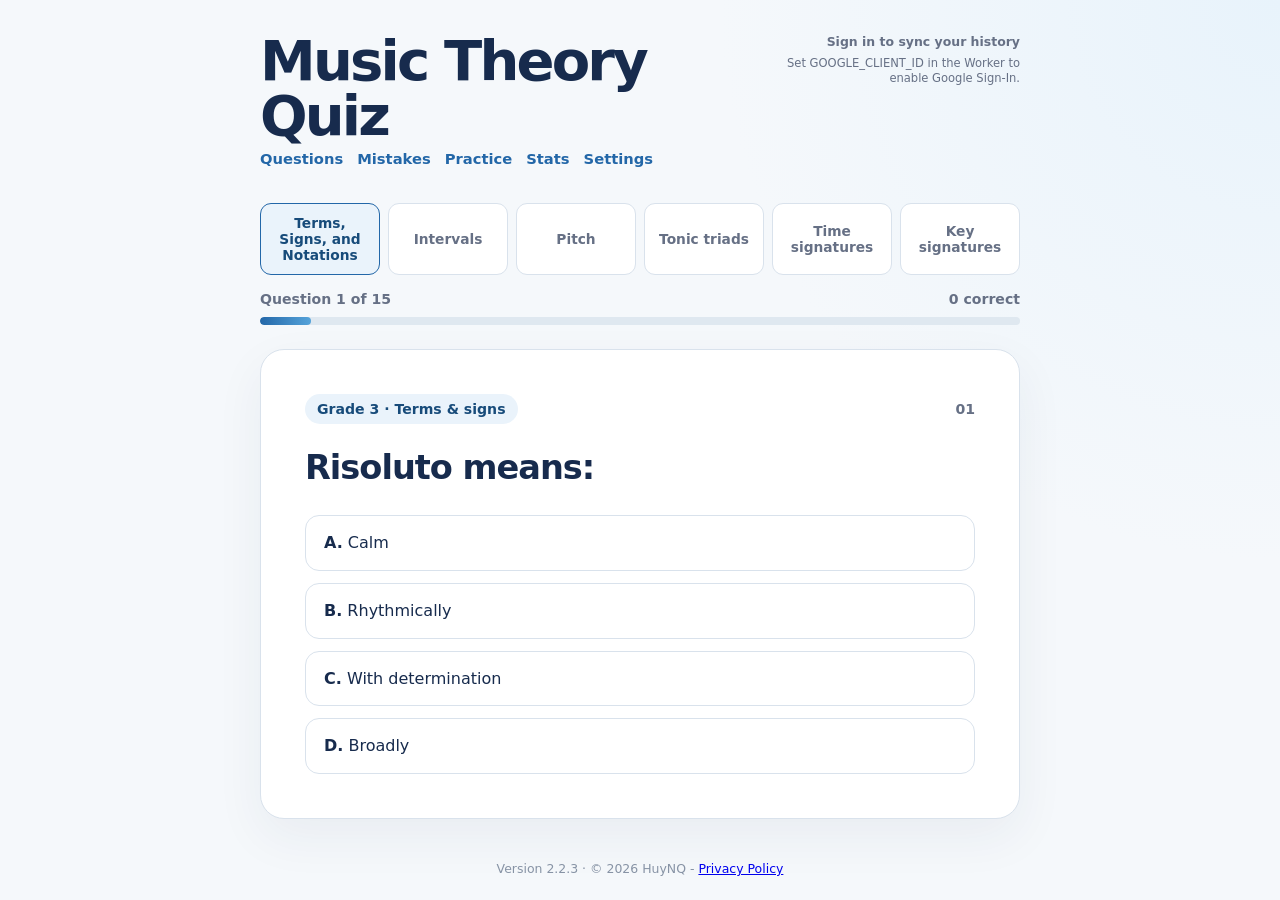
<file: index.html>
<!doctype html>
<html lang="en">
  <head>
    <meta charset="UTF-8" />
    <meta name="viewport" content="width=device-width, initial-scale=1.0" />
    <meta name="description" content="ABRSM Grade 1–5 music theory quiz, including terms, signs, notation, and intervals." />
    <title>Music Theory Quiz</title>
    <link rel="stylesheet" href="styles.css?v=2.2.3" />
    <script src="interval-matrix.js" defer></script>
    <script src="vendor/abcjs-basic-min.js" defer></script>
    <script src="https://accounts.google.com/gsi/client" async defer></script>
    <script>
      window.ABRSM_HISTORY_API_URL = 'https://api.abrsm.huynq.me/api/v1/history/sync';
    </script>
    <script type="module" src="app.js?v=2.2.3"></script>
  </head>
  <body>
    <main class="app-shell">
      <header class="site-header">
        <div class="header-main">
            <svg viewBox="0 0 24 24" aria-hidden="true"><path d="M19.43 12.98c.04-.32.07-.65.07-.98s-.02-.66-.07-.98l2.11-1.65c.19-.15.24-.42.12-.64l-2-3.46c-.12-.22-.37-.31-.6-.22l-2.49 1c-.52-.4-1.08-.73-1.69-.98L14.5 2.42C14.47 2.18 14.25 2 14 2h-4c-.25 0-.46.18-.5.42L9.12 5.07c-.61.25-1.18.59-1.69.98l-2.49-1c-.23-.08-.48 0-.6.22l-2 3.46c-.13.22-.07.49.12.64l2.11 1.65c-.04.32-.08.65-.08.98s.03.66.08.98l-2.11 1.65c-.19.15-.24.42-.12.64l2 3.46c.12.22.37.31.6.22l2.49-1c.52.4 1.08.73 1.69.98l.38 2.65c.04.24.25.42.5.42h4c.25 0 .46-.18.5-.42l.38-2.65c.61-.25 1.18-.58 1.69-.98l2.49 1c.23.08.48 0 .6-.22l2-3.46c.12-.22.07-.49-.12-.64l-2.11-1.65ZM12 15.5A3.5 3.5 0 1 1 12 8a3.5 3.5 0 0 1 0 7.5Z" /></svg>
          <div>
            <h1>Music Theory Quiz</h1>
            <nav class="header-nav" aria-label="Quiz resources">
              <a class="text-link nav-link" href="question-bank.html">Questions</a>
              <button id="review-mistakes-button" class="text-link nav-link" type="button">Mistakes</button>
              <button id="needs-practice-button" class="text-link nav-link" type="button">Practice</button>
              <button id="stats-button" class="text-link nav-link" type="button">Stats</button>
              <button id="settings-button" class="text-link nav-link" type="button" aria-controls="settings-screen" aria-expanded="false">Settings</button>
            </nav>
          </div>
        </div>
        <div class="header-tools">
          <div id="auth-panel" class="auth-panel" aria-label="Account">
            <span id="auth-status" class="auth-status">Local history only</span>
            <div id="google-signin" class="google-signin hidden"></div>
            <button id="sign-out-button" class="secondary-button hidden" type="button">Sign out</button>
            <p id="auth-message" class="auth-message" role="status"></p>
          </div>
        </div>
      </header>

      <section id="settings-screen" class="screen settings-screen hidden" aria-labelledby="settings-title">
        <div class="settings-toolbar">
          <button id="settings-back-button" class="back-button" type="button">← Back to quiz</button>
        </div>
        <div class="settings-heading">
          <p class="eyebrow">QUIZ PREFERENCES</p>
          <h2 id="settings-title">Settings</h2>
          <p>These preferences apply to every question category.</p>
        </div>
        <div class="settings-card">
          <div class="grade-selector" role="group" aria-label="Maximum practice grade">
            <span class="grade-selector-label">Practise through grade</span>
            <div class="grade-dots" aria-label="Choose the highest grade to include">
              <span class="grade-dots-line" aria-hidden="true"></span>
              <button class="grade-dot" type="button" data-grade="1" aria-pressed="false" aria-label="Practise through Grade 1">1</button>
              <button class="grade-dot" type="button" data-grade="2" aria-pressed="false" aria-label="Practise through Grade 2">2</button>
              <button class="grade-dot active" type="button" data-grade="3" aria-pressed="true" aria-label="Practise through Grade 3">3</button>
              <button class="grade-dot" type="button" data-grade="4" aria-pressed="false" aria-label="Practise through Grade 4">4</button>
              <button class="grade-dot" type="button" data-grade="5" aria-pressed="false" aria-label="Practise through Grade 5">5</button>
            </div>
            <span class="grade-selector-help">About half of each test uses the highest available grade.</span>
          </div>
          <div class="test-options">
            <label for="test-length">Questions per test
              <select id="test-length" aria-label="Number of questions">
                <option value="15" selected>15</option>
                <option value="10">10</option>
                <option value="5">5</option>
              </select>
            </label>
            <label class="timer-toggle" for="timer-enabled"><input id="timer-enabled" type="checkbox" /> Timed mode</label>
            <div class="timer-duration-setting">
              <label for="timer-duration">Time per question</label>
              <input id="timer-duration" type="range" min="15" max="60" step="1" value="20" aria-describedby="timer-duration-help" />
              <output id="timer-duration-value" for="timer-duration">20 seconds</output>
              <span id="timer-duration-help" class="timer-duration-help">Choose 15–60 seconds for timed mode.</span>
            </div>
          </div>
          <div class="practice-mode-setting">
            <div class="practice-mode-copy">
              <strong>Practice mode</strong>
              <span>Show explanation before going to the next question</span>
            </div>
            <button id="practice-mode-toggle" class="setting-switch" type="button" role="switch" aria-checked="false" aria-label="Practice mode: show explanation before going to the next question">
              <span class="setting-switch-state">Off</span>
              <span class="setting-switch-track" aria-hidden="true"><span class="setting-switch-thumb"></span></span>
            </button>
          </div>
          <p class="settings-note">Changes take effect when you return to the quiz and start a fresh test.</p>
        </div>
      </section>

      <section id="mistakes-screen" class="screen history-screen hidden" aria-labelledby="mistakes-title" aria-live="polite">
        <div class="history-toolbar">
          <button id="mistakes-back-button" class="back-button" type="button">← Back to quiz</button>
        </div>
        <div class="history-heading">
          <p class="eyebrow">PRACTICE HISTORY</p>
          <h2 id="mistakes-title">Review mistakes</h2>
          <p>Revisit questions you missed, with your answer, the correct answer, and an explanation.</p>
        </div>
        <div id="mistakes-list" class="history-list"></div>
      </section>

      <section id="needs-practice-screen" class="screen history-screen hidden" aria-labelledby="needs-practice-title" aria-live="polite">
        <div class="history-toolbar">
          <button id="needs-practice-back-button" class="back-button" type="button">← Back to quiz</button>
        </div>
        <div class="history-heading">
          <p class="eyebrow">PRACTICE HISTORY</p>
          <h2 id="needs-practice-title">Needs practice</h2>
          <p>Skills are ranked by accuracy so you can focus on the areas that need the most work.</p>
        </div>
        <div id="needs-practice-list" class="history-list"></div>
      </section>

      <section id="stats-screen" class="screen history-screen hidden" aria-labelledby="stats-title" aria-live="polite">
        <div class="history-toolbar"><button id="stats-back-button" class="back-button" type="button">← Back to quiz</button></div>
        <div class="history-heading">
          <p class="eyebrow">TEST HISTORY</p>
          <h2 id="stats-title">Stats</h2>
          <p>Past tests, scores, and the questions to revisit.</p>
        </div>
        <p id="stats-sync-status" class="stats-sync-status" role="status"></p>
        <div id="stats-list" class="history-list"></div>
      </section>

      <section id="test-screen" class="screen" aria-live="polite">
        <div class="category-selector" role="group" aria-label="Choose a question category">
          <div class="category-buttons">
            <button class="category-button active" type="button" data-category="terms" aria-pressed="true">Terms, Signs, and Notations</button>
            <button class="category-button" type="button" data-category="intervals" aria-pressed="false">Intervals</button>
            <button class="category-button" type="button" data-category="pitches" aria-pressed="false">Pitch</button>
            <button class="category-button" type="button" data-category="tonic-triads" aria-pressed="false">Tonic triads</button>
            <button class="category-button" type="button" data-category="time-signatures" aria-pressed="false">Time signatures</button>
            <button class="category-button" type="button" data-category="key-signatures" aria-pressed="false">Key signatures</button>
          </div>
        </div>
        <div class="progress-row">
          <span id="progress-label">Question 1 of 15</span>
          <span id="score-label">0 correct</span>
        </div>
        <div class="progress-track" aria-hidden="true"><div id="progress-bar" class="progress-bar"></div></div>

        <article class="question-card">
          <div class="question-meta"><span id="grade-badge" class="grade-badge">Grade 1</span><span class="question-meta-right"><span id="question-timer" class="question-timer hidden" aria-label="Time remaining">20s</span><span id="question-number">01</span></span></div>
          <h2 id="question-text"></h2>
          <div id="question-image-wrap" class="question-image-wrap hidden"><img id="question-image" alt="Musical notation for this question" /></div>
          <div id="question-notation-wrap" class="question-notation-wrap hidden"><div id="question-notation" role="img"></div></div>
          <div id="answers" class="answers" role="radiogroup" aria-label="Answer choices"></div>
          <p id="feedback" class="feedback" role="status"></p>
          <button id="next-button" class="primary-button" type="button" disabled>Choose an answer</button>
        </article>
        <section id="practice-explanation" class="practice-explanation hidden" aria-live="polite" aria-labelledby="practice-result-title">
          <h2 id="practice-result-title"></h2>
          <p class="practice-correct-answer"><strong>Correct answer:</strong> <span id="practice-correct-answer"></span></p>
          <p class="practice-explanation-copy"><strong>Explanation:</strong> <span id="practice-explanation-text"></span></p>
          <button id="practice-next-button" class="primary-button" type="button">Next question</button>
        </section>
      </section>

      <section id="result-screen" class="screen hidden" aria-live="polite">
        <div class="result-hero">
          <p class="eyebrow">TEST COMPLETE</p>
          <h2 id="result-title">Your results</h2>
          <p id="result-summary" class="result-summary"></p>
        </div>
        <div id="review" class="review-list"></div>
        <button id="restart-button" class="primary-button" type="button">Do another test</button>
      </section>

      <footer class="site-footer"><span data-app-version></span> · © 2026 HuyNQ - <a href="privacy-policy.html">Privacy Policy</a></footer>
    </main>
  </body>
</html>
</file>
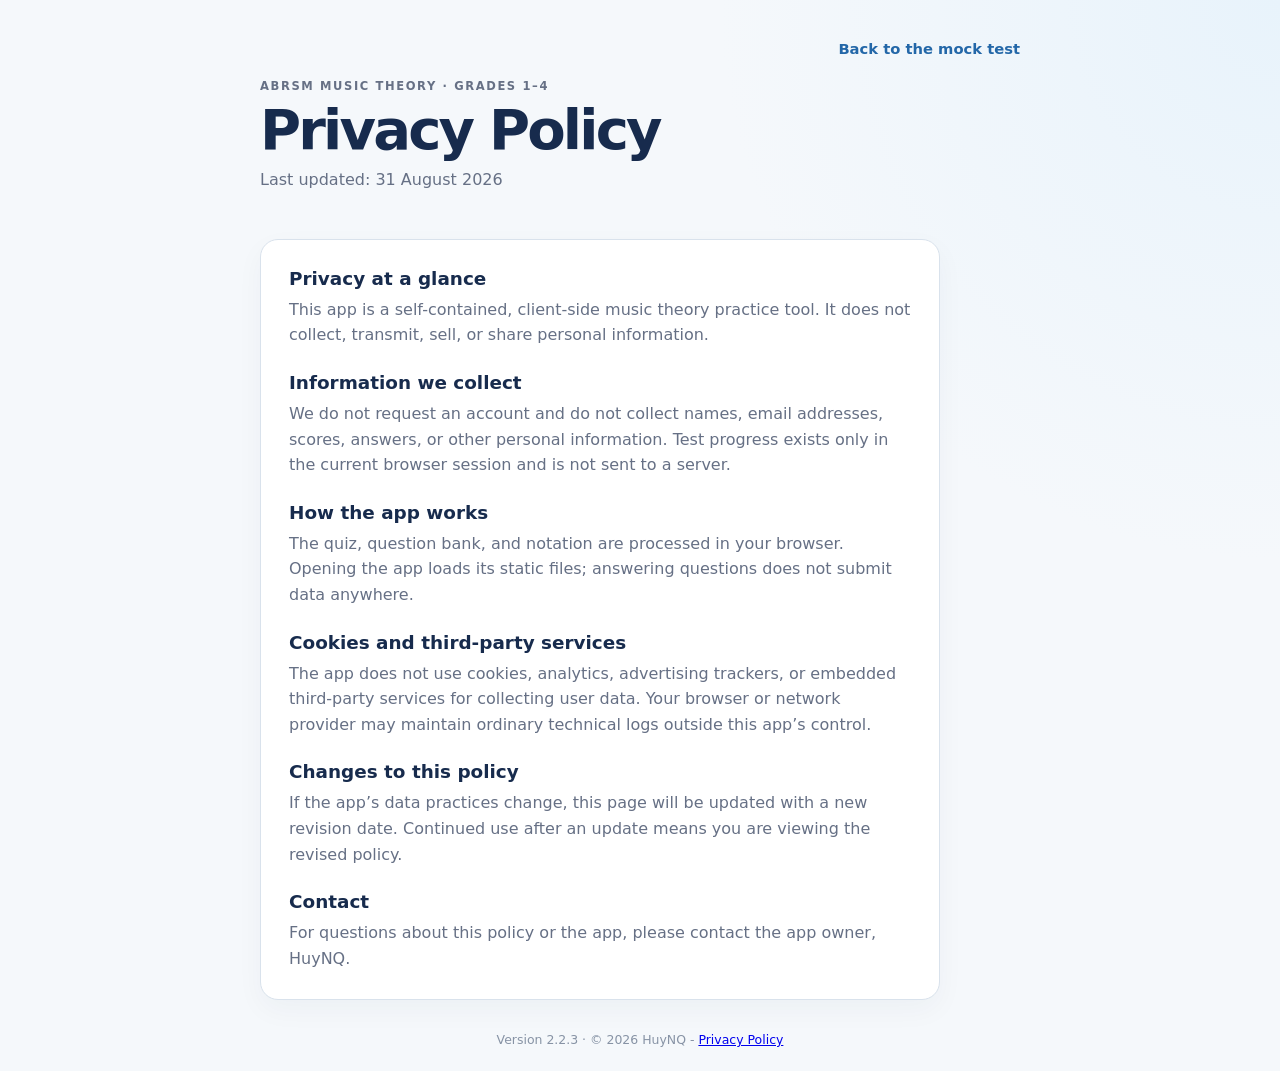
<file: privacy-policy.html>
<!doctype html>
<html lang="en">
  <head>
    <meta charset="UTF-8" />
    <meta name="viewport" content="width=device-width, initial-scale=1.0" />
    <meta name="description" content="Privacy Policy for the ABRSM Music Theory Quiz." />
    <title>Privacy Policy · Music Theory Quiz</title>
    <link rel="stylesheet" href="styles.css?v=2.2.3" />
    <script type="module">
      import { APP_VERSION } from './js/config.js';
      document.querySelectorAll('[data-app-version]').forEach((element) => {
        element.textContent = APP_VERSION;
      });
    </script>
  </head>
  <body>
    <main class="app-shell">
      <nav class="page-nav" aria-label="Primary navigation">
        <a class="text-link" href="index.html">Back to the mock test</a>
      </nav>
      <header class="bank-header">
        <p class="eyebrow">ABRSM MUSIC THEORY · GRADES 1–4</p>
        <h1>Privacy Policy</h1>
        <p>Last updated: 31 August 2026</p>
      </header>
      <article class="policy-content">
        <h2>Privacy at a glance</h2>
        <p>This app is a self-contained, client-side music theory practice tool. It does not collect, transmit, sell, or share personal information.</p>

        <h2>Information we collect</h2>
        <p>We do not request an account and do not collect names, email addresses, scores, answers, or other personal information. Test progress exists only in the current browser session and is not sent to a server.</p>

        <h2>How the app works</h2>
        <p>The quiz, question bank, and notation are processed in your browser. Opening the app loads its static files; answering questions does not submit data anywhere.</p>

        <h2>Cookies and third-party services</h2>
        <p>The app does not use cookies, analytics, advertising trackers, or embedded third-party services for collecting user data. Your browser or network provider may maintain ordinary technical logs outside this app’s control.</p>

        <h2>Changes to this policy</h2>
        <p>If the app’s data practices change, this page will be updated with a new revision date. Continued use after an update means you are viewing the revised policy.</p>

        <h2>Contact</h2>
        <p>For questions about this policy or the app, please contact the app owner, HuyNQ.</p>
      </article>
      <footer class="site-footer"><span data-app-version></span> · © 2026 HuyNQ - <a href="privacy-policy.html">Privacy Policy</a></footer>
    </main>
  </body>
</html>
</file>
<file: styles.css>
:root {
  color-scheme: light;
  --ink: #172b4d;
  --muted: #667085;
  --blue: #2367a8;
  --blue-dark: #174b7a;
  --blue-pale: #eaf3fb;
  --green: #147d64;
  --green-pale: #e8f7f1;
  --red: #b42318;
  --red-pale: #fff0ee;
  --line: #d9e2ec;
  --paper: #ffffff;
  --background: #f5f8fb;
  font-family: Inter, ui-sans-serif, system-ui, -apple-system, BlinkMacSystemFont, "Segoe UI", sans-serif;
}

* { box-sizing: border-box; }
body { margin: 0; min-width: 320px; background: radial-gradient(circle at top right, #e8f3fb 0, transparent 35rem), var(--background); color: var(--ink); }
.app-shell { width: min(760px, calc(100% - 32px)); margin: 0 auto; padding: 34px 0 24px; min-height: 100vh; display: flex; flex-direction: column; }
.site-header { display: flex; justify-content: space-between; align-items: flex-start; margin-bottom: 38px; gap: 20px; }
.header-main { display: flex; min-width: 0; align-items: flex-start; gap: 12px; }
.header-main > svg { display: none !important; width: 0; height: 0; }
.header-tools { display: flex; align-items: flex-start; gap: 14px; }
.settings-link { display: grid; flex: 0 0 auto; place-items: center; width: 40px; height: 40px; margin-top: 1px; border: 1px solid var(--line); border-radius: 12px; background: #fff; color: var(--muted); cursor: pointer; transition: border-color 160ms ease, background 160ms ease, color 160ms ease, transform 160ms ease; }
.settings-link svg { width: 20px; height: 20px; fill: currentColor; }
.settings-link:hover, .settings-link:focus-visible { border-color: var(--blue); background: var(--blue-pale); color: var(--blue-dark); outline: none; transform: translateY(-1px); }
.eyebrow { margin: 0 0 10px; color: var(--blue); font-size: 0.72rem; font-weight: 800; letter-spacing: 0.14em; }
h1, h2, p { margin-top: 0; }
h1 { margin-bottom: 0; font-size: clamp(2rem, 6vw, 3.5rem); line-height: 0.98; letter-spacing: -0.05em; }
.header-mark { display: grid; place-items: center; width: 48px; height: 48px; border-radius: 14px; background: var(--ink); color: #fff; font-size: 1.8rem; box-shadow: 0 12px 24px #172b4d24; }
.header-nav { display: flex; flex-wrap: wrap; gap: 0 14px; align-items: center; }
.header-nav .nav-link { border: 0; background: transparent; padding: 0; color: var(--blue); font: inherit; font-size: 0.92rem; font-weight: 800; cursor: pointer; }
.auth-panel { display: flex; min-width: 190px; flex-direction: column; align-items: flex-end; gap: 7px; }
.auth-status { max-width: 220px; color: var(--muted); font-size: 0.78rem; font-weight: 800; text-align: right; }
.google-signin { min-height: 40px; }
.secondary-button { border: 1px solid var(--line); border-radius: 9px; background: #fff; color: var(--ink); padding: 7px 11px; font: inherit; font-size: 0.78rem; font-weight: 800; cursor: pointer; }
.secondary-button:hover, .secondary-button:focus-visible { border-color: var(--blue); color: var(--blue-dark); outline: none; }
.auth-message { max-width: 250px; margin: 0; color: var(--muted); font-size: 0.72rem; line-height: 1.3; text-align: right; }
.auth-message.error { color: var(--red); }
.auth-message.success { color: var(--green); }
.progress-row { display: flex; justify-content: space-between; gap: 16px; color: var(--muted); font-size: 0.88rem; font-weight: 700; margin-bottom: 10px; }
.category-selector { margin: -2px 0 16px; }
.category-selector-label { display: block; margin-bottom: 8px; color: var(--muted); font-size: 0.85rem; font-weight: 700; }
.category-buttons { display: flex; gap: 8px; }
.category-button { flex: 1; border: 1px solid var(--line); border-radius: 11px; background: #fff; color: var(--muted); padding: 11px 12px; font: inherit; font-size: 0.86rem; font-weight: 800; cursor: pointer; transition: border-color 160ms ease, background 160ms ease, color 160ms ease; }
.category-button:hover, .category-button:focus-visible { border-color: var(--blue); color: var(--blue-dark); outline: none; }
.category-button.active { border-color: var(--blue); background: var(--blue-pale); color: var(--blue-dark); }
.category-button:disabled { cursor: not-allowed; opacity: 0.48; }
.grade-selector { margin: -2px 0 16px; }
.grade-selector-label { display: block; margin-bottom: 9px; color: var(--muted); font-size: 0.85rem; font-weight: 700; }
.grade-dots { position: relative; display: flex; align-items: center; justify-content: space-between; width: min(100%, 330px); padding: 0 8px; }
.grade-dots-line { position: absolute; top: 50%; right: 24px; left: 24px; z-index: 0; height: 2px; background: var(--line); transform: translateY(-50%); }
.grade-dot { position: relative; z-index: 1; display: grid; place-items: center; width: 34px; height: 34px; border: 2px solid var(--line); border-radius: 50%; background: #fff; color: var(--muted); font: inherit; font-size: 0.8rem; font-weight: 800; cursor: pointer; transition: border-color 160ms ease, background 160ms ease, color 160ms ease, transform 160ms ease; }
.grade-dot:hover, .grade-dot:focus-visible { border-color: var(--blue); color: var(--blue-dark); outline: none; transform: scale(1.08); }
.grade-dot.active { border-color: var(--blue); background: var(--blue); color: #fff; box-shadow: 0 0 0 4px #2367a822; }
.grade-selector-help { display: block; margin-top: 9px; color: var(--muted); font-size: 0.78rem; }
.test-options { display: flex; flex-direction: column; align-items: flex-end; justify-content: center; gap: 8px; margin: 0; color: var(--muted); font-size: 0.85rem; font-weight: 700; }
.test-options label { display: flex; align-items: center; gap: 8px; }
.timer-toggle { cursor: pointer; }
.timer-toggle input { accent-color: var(--blue); width: 16px; height: 16px; }
.timer-duration-setting { display: grid; grid-template-columns: auto minmax(140px, 1fr) auto; align-items: center; gap: 8px 12px; width: min(100%, 460px); }
.timer-duration-setting label { color: var(--ink); }
.timer-duration-setting input { width: 100%; accent-color: var(--blue); cursor: pointer; }
.timer-duration-setting output { min-width: 88px; color: var(--blue-dark); font-variant-numeric: tabular-nums; text-align: right; }
.timer-duration-help { grid-column: 1 / -1; color: var(--muted); font-size: 0.76rem; font-weight: 500; }
.test-options select { border: 1px solid var(--line); border-radius: 10px; background: #fff; color: var(--ink); padding: 8px 10px; font: inherit; cursor: pointer; }
.test-options select:focus-visible { outline: 3px solid #55a3da66; outline-offset: 2px; }
@media (max-width: 440px) {
  .timer-duration-setting { grid-template-columns: 1fr auto; }
  .timer-duration-setting label { grid-column: 1; }
  .timer-duration-setting input { grid-column: 1 / -1; grid-row: 2; }
  .timer-duration-setting output { grid-column: 2; grid-row: 1; }
  .timer-duration-help { grid-row: 3; }
}
.settings-toolbar { margin-bottom: 20px; }
.back-button { border: 0; background: transparent; color: var(--blue); padding: 0; font: inherit; font-size: 0.9rem; font-weight: 800; cursor: pointer; }
.back-button:hover, .back-button:focus-visible { color: var(--blue-dark); text-decoration: underline; outline: none; }
.settings-heading { margin-bottom: 24px; }
.settings-heading h2 { margin: 0 0 8px; font-size: clamp(2rem, 6vw, 3rem); letter-spacing: -0.05em; }
.settings-heading p:last-child { margin: 0; color: var(--muted); }
.settings-card { display: grid; gap: 26px; padding: clamp(22px, 5vw, 34px); border: 1px solid var(--line); border-radius: 20px; background: var(--paper); box-shadow: 0 18px 50px #1d35570f; }
.settings-card .grade-selector { margin: 0; }
.settings-card .grade-dots { width: min(100%, 420px); }
.settings-card .test-options { align-items: flex-start; justify-content: flex-start; padding-top: 18px; border-top: 1px solid var(--line); }
.settings-note { margin: 0; color: var(--muted); font-size: 0.82rem; line-height: 1.45; }
.practice-mode-setting { display: flex; align-items: center; justify-content: space-between; gap: 20px; padding-top: 18px; border-top: 1px solid var(--line); }
.practice-mode-copy { display: grid; gap: 4px; }
.practice-mode-copy strong { color: var(--ink); font-size: 0.94rem; }
.practice-mode-copy span { color: var(--muted); font-size: 0.86rem; line-height: 1.4; }
.setting-switch { display: inline-flex; flex: 0 0 auto; align-items: center; gap: 9px; border: 0; background: transparent; color: var(--muted); padding: 4px 0 4px 8px; font: inherit; font-size: 0.82rem; font-weight: 800; cursor: pointer; }
.setting-switch-track { display: inline-flex; align-items: center; width: 42px; height: 24px; padding: 3px; border-radius: 999px; background: #a0a9b8; transition: background 160ms ease; }
.setting-switch-thumb { width: 18px; height: 18px; border-radius: 50%; background: #fff; box-shadow: 0 1px 3px #0002; transition: transform 160ms ease; }
.setting-switch.active { color: var(--blue-dark); }
.setting-switch.active .setting-switch-track { background: var(--blue); }
.setting-switch.active .setting-switch-thumb { transform: translateX(18px); }
.setting-switch:focus-visible { outline: 3px solid #55a3da66; outline-offset: 3px; border-radius: 6px; }
.practice-explanation { margin-top: 16px; padding: clamp(20px, 4vw, 28px); border: 1px solid var(--line); border-radius: 20px; background: var(--paper); box-shadow: 0 18px 50px #1d35570f; }
.practice-explanation h2 { margin: 0 0 12px; font-size: 1.35rem; }
.practice-result-good { color: var(--green); }
.practice-result-bad { color: var(--red); }
.practice-explanation p { margin-bottom: 10px; line-height: 1.55; }
.practice-explanation-copy { margin-bottom: 0; }
.practice-explanation .primary-button { margin-top: 18px; }
.history-toolbar { margin-bottom: 20px; }
.history-heading { margin-bottom: 24px; }
.history-heading h2 { margin: 0 0 8px; font-size: clamp(2rem, 6vw, 3rem); letter-spacing: -0.05em; }
.history-heading p:last-child { margin: 0; color: var(--muted); }
.history-list { display: grid; gap: 14px; }
.history-empty { padding: 26px; border: 1px dashed var(--line); border-radius: 16px; background: var(--paper); color: var(--muted); }
.history-empty h3 { margin: 0 0 8px; color: var(--ink); font-size: 1.05rem; }
.history-empty p { margin: 0; line-height: 1.5; }
.history-card { position: relative; }
.history-card .history-tag { display: inline-block; margin-top: 12px; border-radius: 999px; background: var(--red-pale); color: var(--red); padding: 5px 9px; font-size: 0.72rem; font-weight: 800; }
.history-notation { max-width: min(100%, 420px); }
.skill-card { display: grid; gap: 15px; padding: 20px; border: 1px solid var(--line); border-radius: 16px; background: var(--paper); box-shadow: 0 10px 28px #1d35570a; }
.skill-card-heading { display: flex; justify-content: space-between; align-items: flex-start; gap: 16px; }
.skill-card-heading h3 { margin: 0; font-size: 1.05rem; line-height: 1.35; }
.skill-card-heading p { margin: 3px 0 0; color: var(--muted); font-size: 0.82rem; text-align: right; }
.skill-metrics { display: flex; flex-wrap: wrap; gap: 8px 18px; color: var(--muted); font-size: 0.86rem; }
.skill-metrics strong { color: var(--ink); font-size: 1.05rem; }
.history-action { justify-self: start; }
.progress-track { height: 8px; overflow: hidden; border-radius: 999px; background: #dfe8f0; margin-bottom: 24px; }
.progress-bar { width: 6.67%; height: 100%; border-radius: inherit; background: linear-gradient(90deg, var(--blue), #55a3da); transition: width 260ms ease; }
.question-card { background: var(--paper); border: 1px solid var(--line); border-radius: 24px; padding: clamp(24px, 5vw, 44px); box-shadow: 0 18px 50px #1d35570f; transition: border-color 120ms ease, box-shadow 120ms ease; }
.question-card.answer-flash-correct { border-color: var(--green); box-shadow: 0 0 0 3px var(--green-pale), 0 18px 50px #1d35570f; }
.question-card.answer-flash-incorrect { border-color: var(--red); box-shadow: 0 0 0 3px var(--red-pale), 0 18px 50px #1d35570f; }
.question-meta { display: flex; align-items: center; justify-content: space-between; color: var(--muted); font-size: 0.88rem; font-weight: 800; margin-bottom: 24px; }
.question-meta-right { display: flex; align-items: center; gap: 12px; }
.question-timer { min-width: 42px; border-radius: 999px; background: var(--blue-pale); color: var(--blue-dark); padding: 7px 10px; text-align: center; font-variant-numeric: tabular-nums; }
.question-timer.urgent { background: var(--red-pale); color: var(--red); }
.grade-badge { color: var(--blue-dark); background: var(--blue-pale); border-radius: 999px; padding: 7px 12px; }
.question-card h2 { max-width: 620px; margin-bottom: 28px; font-size: clamp(1.45rem, 4vw, 2.1rem); line-height: 1.18; letter-spacing: -0.03em; }
.answers { display: grid; gap: 12px; }
.answers.interval-answers { grid-template-columns: repeat(2, minmax(0, 1fr)); }
.answers.pitch-answers { grid-template-columns: repeat(4, minmax(0, 1fr)); }
.answers.time-signature-answers { grid-template-columns: repeat(4, minmax(0, 1fr)); }
.answers.irregular-division-answers { grid-template-columns: repeat(2, minmax(0, 1fr)); }
.answers.time-classification-answers { grid-template-columns: repeat(2, minmax(0, 1fr)); }
.answers.scale-identification-answers { grid-template-columns: repeat(2, minmax(0, 1fr)); }
.answers.rest-identification-answers { display: block; }
.answers.key-signature-answers { display: block; }
.answers.tonic-triad-answers { display: block; }
.answer-option { width: 100%; border: 1px solid var(--line); border-radius: 14px; background: #fff; color: var(--ink); padding: 16px 18px; text-align: left; font: inherit; font-size: 1rem; line-height: 1.35; cursor: pointer; transition: border-color 160ms ease, background 160ms ease, transform 160ms ease; }
.answer-option:hover:not(:disabled), .answer-option:focus-visible { border-color: var(--blue); background: #f7fbff; transform: translateY(-1px); outline: none; }
.answer-option.selected { border-color: var(--blue); background: var(--blue-pale); }
.answer-option.correct { border-color: var(--green); background: var(--green-pale); color: #0b5b49; }
.answer-option.incorrect { border-color: var(--red); background: var(--red-pale); color: #8c1d17; }
.answer-option:disabled { cursor: default; }
.interval-answer-option { display: grid; grid-template-columns: 28px minmax(0, 1fr); align-items: center; min-height: 112px; padding: 10px 16px; }
.pitch-answer-option { min-height: 58px; padding: 10px 6px; text-align: center; }
.time-signature-answer-option { display: grid; grid-template-columns: 20px minmax(0, 1fr); align-items: center; min-height: 86px; padding: 8px; }
.irregular-division-answer-option { min-height: 70px; padding: 12px 14px; font-size: clamp(0.9rem, 2.4vw, 1rem); }
.answer-choice-label { align-self: start; padding-top: 8px; }
.answer-notation { min-width: 0; }
.answer-notation svg, .question-notation-wrap svg, .review-notation svg, .key-signature-preview svg { display: block; max-width: 100%; height: auto; }
.time-signature-mark { position: relative; justify-self: center; display: inline-grid; grid-template-rows: repeat(2, auto); row-gap: 6px; align-items: center; min-width: 34px; color: currentColor; font-family: Georgia, 'Times New Roman', serif; font-size: 1.8rem; font-weight: 700; line-height: 0.78; text-align: center; }
.time-signature-mark.common-time, .time-signature-mark.alla-breve { display: block; font-size: 2.72rem; font-weight: 400; line-height: 1; }
.time-signature-mark.alla-breve::after { position: absolute; top: 4%; bottom: 4%; left: 54%; border-left: 2px solid currentColor; content: ''; }
.question-time-signature { display: grid; place-items: center; min-height: 150px; }
.question-time-signature .time-signature-mark { font-size: 3.15rem; min-width: 58px; row-gap: 10px; }
.question-time-signature .time-signature-mark.common-time, .question-time-signature .time-signature-mark.alla-breve { font-size: 4.75rem; }
.key-signature-builder { display: grid; gap: 16px; padding: 20px; border: 1px solid var(--line); border-radius: 14px; background: #fff; }
.key-signature-builder.correct { border-color: var(--green); background: var(--green-pale); }
.key-signature-builder.incorrect { border-color: var(--red); background: var(--red-pale); }
.key-signature-preview { overflow: hidden; border: 1px solid #e4eaf0; border-radius: 10px; background: #fbfcfd; padding: 4px 8px; color: var(--ink); }
.key-signature-modes, .key-signature-notes { display: flex; flex-wrap: wrap; gap: 8px; }
.key-mode-button, .key-note-button { border: 1px solid var(--line); border-radius: 10px; background: #fff; color: var(--ink); padding: 9px 12px; font: inherit; font-weight: 800; cursor: pointer; }
.key-mode-button:hover:not(:disabled), .key-mode-button:focus-visible, .key-note-button:hover:not(:disabled), .key-note-button:focus-visible { border-color: var(--blue); background: #f7fbff; outline: none; }
.key-mode-button.selected, .key-note-button.selected { border-color: var(--blue); background: var(--blue-pale); color: var(--blue-dark); }
.key-mode-button:disabled, .key-note-button:disabled { cursor: default; }
.tonic-triad-builder { display: grid; gap: 16px; padding: 20px; border: 1px solid var(--line); border-radius: 14px; background: #fff; }
.tonic-triad-builder.correct { border-color: var(--green); background: var(--green-pale); }
.tonic-triad-builder.incorrect { border-color: var(--red); background: var(--red-pale); }
.triad-signature-controls { display: grid; gap: 10px; }
.triad-chord-controls { display: grid; gap: 10px; margin: 0; padding-top: 16px; border-top: 1px solid var(--line); }
.triad-chord-controls h3 { margin: 0; font-size: 1rem; }
.triad-note-slots { display: grid; grid-template-columns: repeat(3, minmax(0, 1fr)); gap: 8px; }
.triad-slot-button { min-height: 48px; border: 1px solid var(--line); border-radius: 10px; background: #fff; color: var(--ink); padding: 8px; font: inherit; font-size: 0.82rem; font-weight: 800; cursor: pointer; }
.triad-slot-button.selected { border-color: var(--blue); background: var(--blue-pale); color: var(--blue-dark); }
.triad-note-letters, .triad-accidental-controls { display: flex; flex-wrap: wrap; gap: 8px; }
.triad-slot-button:hover:not(:disabled), .triad-slot-button:focus-visible { border-color: var(--blue); background: #f7fbff; outline: none; }
.tonic-triad-builder button:disabled { cursor: default; }
.rest-value-builder { display: grid; gap: 16px; }
.rest-value-builder.correct, .rest-value-builder.incorrect { padding: 12px; border-radius: 12px; }
.rest-value-builder.correct { border: 1px solid var(--green); background: var(--green-pale); }
.rest-value-builder.incorrect { border: 1px solid var(--red); background: var(--red-pale); }
.rest-answer-group { padding: 14px; border: 1px solid var(--line); border-radius: 14px; background: #fff; }
.rest-answer-group h3 { margin: 0 0 8px; font-size: 1rem; }
.rest-answer-controls { display: grid; grid-template-columns: minmax(0, 1fr) auto; align-items: center; gap: 7px; }
.rest-duration-options { display: grid; grid-template-columns: repeat(5, minmax(0, 1fr)); gap: 6px; }
.rest-duration-button, .rest-dot-button { border: 1px solid var(--line); border-radius: 10px; background: #fff; color: var(--ink); padding: 10px 8px; font: inherit; font-size: 0.86rem; font-weight: 800; cursor: pointer; }
.rest-duration-button { min-height: 39px; display: flex; align-items: center; justify-content: center; padding: 3px; }
.rest-choice-icon { display: grid; place-items: start center; width: 32px; height: 28px; overflow: hidden; }
.rest-choice-icon img { display: block; width: 32px; height: auto; max-width: none; }
.rest-choice-icon--quaver img { width: auto; height: 35px; }
.rest-choice-icon--semiquaver img { width: auto; height: 34px; }
.rest-duration-button:hover:not(:disabled), .rest-duration-button:focus-visible, .rest-dot-button:hover:not(:disabled), .rest-dot-button:focus-visible { border-color: var(--blue); background: #f7fbff; outline: none; }
.rest-duration-button.selected, .rest-dot-button.selected { border-color: var(--blue); background: var(--blue-pale); color: var(--blue-dark); }
.rest-dot-button { align-self: stretch; min-width: 31px; padding: 3px 6px; }
.rest-dot-symbol { font-size: 1.35rem; line-height: 0.7; }
.rest-duration-button:disabled, .rest-dot-button:disabled { cursor: default; }
.question-notation-wrap .abcjs-chord { fill: var(--blue-dark); font-weight: 800; }
.hide-time-signature .abcjs-time-signature, .hide-time-signature .time-signature { visibility: hidden; }
.feedback { display: none; min-height: 24px; margin: 18px 0 8px; color: var(--muted); font-size: 0.92rem; font-weight: 700; }
.feedback.good { color: var(--green); }
.feedback.bad { color: var(--red); }
.primary-button { border: 0; border-radius: 13px; background: var(--ink); color: #fff; padding: 15px 20px; font: inherit; font-weight: 800; cursor: pointer; transition: background 160ms ease, transform 160ms ease, opacity 160ms ease; }
.question-card > .primary-button { margin-top: 20px; }
.primary-button:hover:not(:disabled), .primary-button:focus-visible { background: var(--blue-dark); transform: translateY(-1px); outline: none; }
.primary-button:disabled { opacity: 0.45; cursor: not-allowed; }
.question-image-wrap, .question-notation-wrap { margin: -4px 0 28px; padding: 14px; border-radius: 14px; background: #fbfcfd; border: 1px solid #edf1f5; min-width: 0; }
.question-image-wrap img { display: block; max-width: 100%; width: auto; max-height: 180px; object-fit: contain; }
.question-notation-wrap { overflow-x: auto; overflow-y: visible; -webkit-overflow-scrolling: touch; }
.question-notation-wrap > div { min-width: 0; width: 100%; }
.question-notation-wrap .abcjs-staff path, .answer-notation .abcjs-staff path, .review-notation .abcjs-staff path, .key-signature-preview .abcjs-staff path { stroke: currentColor; stroke-width: 0.5px; }
.hidden { display: none !important; }
.visually-hidden { position: absolute; width: 1px; height: 1px; padding: 0; margin: -1px; overflow: hidden; clip: rect(0, 0, 0, 0); white-space: nowrap; border: 0; }
.result-hero { padding: 16px 0 26px; }
.result-hero h2 { margin-bottom: 10px; font-size: clamp(2rem, 6vw, 3rem); letter-spacing: -0.05em; }
.result-summary { color: var(--muted); font-size: 1.05rem; }
.review-list { display: grid; gap: 14px; margin-bottom: 24px; }
.review-item { border: 1px solid var(--line); border-left: 4px solid var(--red); border-radius: 16px; padding: 18px; background: var(--paper); }
.review-item.correct-item { border-left-color: var(--green); }
.review-item h3 { margin: 0 0 12px; font-size: 1rem; line-height: 1.35; }
.review-item p { margin: 6px 0 0; color: var(--muted); font-size: 0.93rem; }
.review-item .review-explanation { margin-top: 12px; padding-top: 12px; border-top: 1px solid var(--line); }
.review-item strong { color: var(--ink); }
.review-image { display: block; max-width: min(100%, 240px); max-height: 130px; object-fit: contain; margin: 10px 0 14px; }
.review-notation { max-width: 280px; margin: 10px 0 14px; }
.site-footer { margin-top: auto; padding-top: 32px; color: #8793a5; font-size: 0.78rem; text-align: center; }
.text-link { display: inline-block; margin-top: 6px; color: var(--blue); font-size: 0.92rem; font-weight: 800; text-decoration: none; }
.text-link:hover, .text-link:focus-visible { color: var(--blue-dark); text-decoration: underline; }
.page-nav { display: flex; justify-content: flex-end; margin-bottom: 22px; }
.bank-header { margin-bottom: 34px; }
.bank-header h1 { margin: 8px 0 12px; }
.bank-header p { max-width: 620px; color: var(--muted); }
.bank-tabs { display: flex; gap: 8px; overflow-x: auto; margin: 0 0 20px; padding: 2px; scrollbar-width: thin; }
.bank-tab { flex: 1 0 102px; border: 1px solid var(--line); border-radius: 999px; background: #fff; color: var(--muted); padding: 10px 14px; font: inherit; font-size: 0.86rem; font-weight: 800; cursor: pointer; }
.bank-tab:hover, .bank-tab:focus-visible { border-color: var(--blue); color: var(--blue-dark); outline: none; }
.bank-tab[aria-selected="true"] { border-color: var(--blue); background: var(--blue); color: #fff; }
.bank-panel { margin: 0 0 42px; }
.bank-panel h2 { margin: 0; font-size: 1.45rem; }
.bank-count { margin: 6px 0 16px; color: var(--muted); font-size: 0.88rem; font-weight: 700; }
.bank-empty { margin: 0; padding: 22px; border: 1px dashed var(--line); border-radius: 16px; background: #fff; color: var(--muted); }
.bank-list { display: grid; gap: 14px; }
.bank-item { padding: 22px; border: 1px solid var(--line); border-radius: 16px; background: var(--paper); box-shadow: 0 10px 28px #1d35570a; }
.bank-item h3 { margin: 0 0 12px; font-size: 1rem; line-height: 1.45; }
.bank-item p { margin: 8px 0 0; color: var(--muted); line-height: 1.55; }
.bank-item strong { color: var(--ink); }
.policy-content { max-width: 680px; padding: 28px; border: 1px solid var(--line); border-radius: 18px; background: var(--paper); box-shadow: 0 10px 28px #1d35570a; }
.policy-content h2 { margin: 0 0 8px; font-size: 1.15rem; }
.policy-content h2:not(:first-child) { margin-top: 24px; }
.policy-content p { margin: 0; color: var(--muted); line-height: 1.6; }
.bank-item img { display: block; max-width: min(100%, 440px); max-height: 200px; margin: 14px 0; object-fit: contain; }
@media (max-width: 620px) {
  .category-buttons { display: grid; grid-template-columns: repeat(2, minmax(0, 1fr)); gap: 8px; }
  .category-button { min-width: 0; min-height: 44px; padding: 8px 10px; font-size: 0.8rem; line-height: 1.25; }
  .rest-duration-options { grid-template-columns: repeat(2, minmax(0, 1fr)); }
}
@media (max-width: 720px) { .settings-card .test-options { margin-top: 0; } }
@media (max-width: 560px) { .site-header { align-items: flex-start; } .header-tools { align-items: flex-start; gap: 8px; } .auth-panel { min-width: 0; } .auth-status, .auth-message { max-width: 160px; font-size: 0.68rem; } .header-mark { width: 40px; height: 40px; font-size: 1.5rem; } .header-nav { gap: 0 10px; } .header-nav .nav-link { font-size: 0.82rem; } .skill-card-heading { display: block; } .skill-card-heading p { margin-top: 6px; text-align: left; } }
@media (max-width: 520px) { .app-shell { width: min(100% - 22px, 760px); padding-top: 24px; } .site-header { margin-bottom: 28px; } .test-options { align-items: stretch; flex-direction: column; } .test-options label { justify-content: space-between; } .question-card { border-radius: 18px; padding: 22px 18px; } .answer-option { padding: 14px; } .pitch-answer-option, .time-signature-answer-option { padding: 6px 4px; } .answers.scale-identification-answers { grid-template-columns: 1fr; } .irregular-division-answer-option { padding: 10px 12px; } }

.stats-sync-status { margin: -8px 0 18px; color: var(--muted); font-size: 0.82rem; line-height: 1.45; }
.stats-card { display: grid; grid-template-columns: minmax(0, 1fr) auto; align-items: center; gap: 14px 24px; padding: 20px; border: 1px solid var(--line); border-radius: 16px; background: var(--paper); }
.stats-test-info { min-width: 0; }
.stats-test-info h3 { margin: 0 0 6px; font-size: 1rem; }
.stats-test-info time { display: block; color: var(--ink); font-size: 0.88rem; }
.stats-test-info p { margin: 6px 0 0; color: var(--muted); font-size: 0.78rem; line-height: 1.4; }
.stats-test-result { display: grid; justify-items: end; gap: 6px; text-align: right; }
.stats-test-result strong { font-size: 1.15rem; }
.stats-test-result .text-link { margin: 0; font-size: 0.85rem; }
.stats-no-mistakes { color: var(--green); font-size: 0.8rem; }
@media (max-width: 520px) {
  .stats-card { grid-template-columns: minmax(0, 1fr); padding: 18px; }
  .stats-test-result { justify-items: start; text-align: left; }
}
</file>
